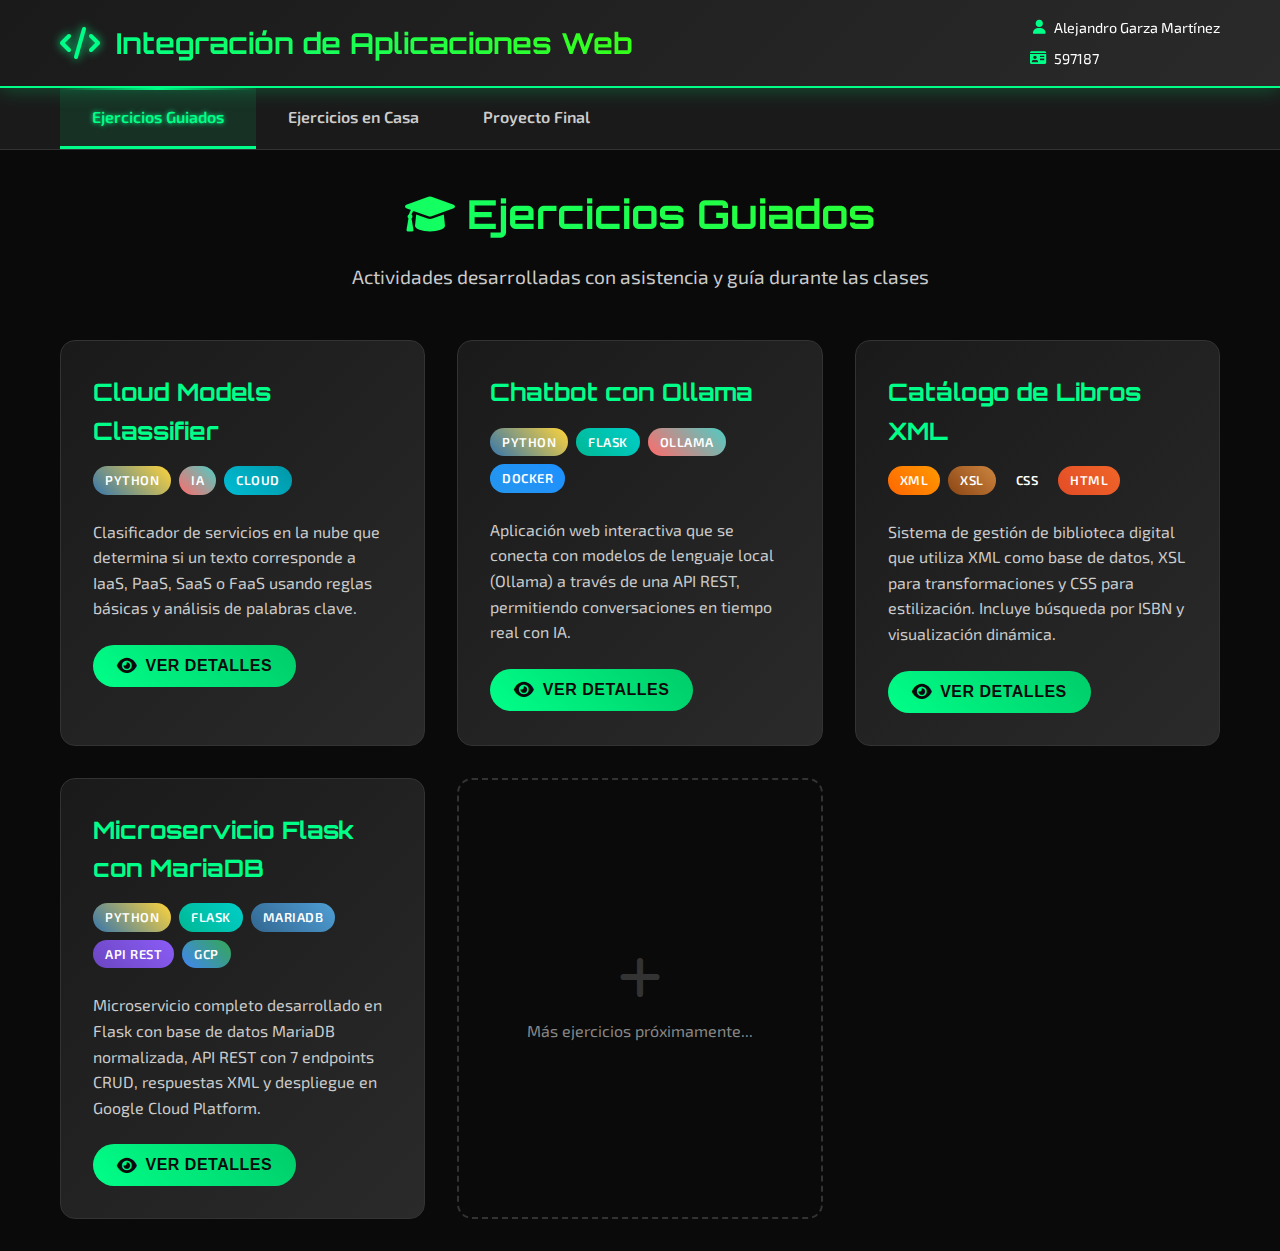
<file: index.html>
<!DOCTYPE html>
<html lang="es">
<head>
    <meta charset="UTF-8">
    <meta name="viewport" content="width=device-width, initial-scale=1.0">
    <title>Integración de Aplicaciones Web - Alejandro Garza Martínez</title>
    <link rel="stylesheet" href="styles.css">
    <link href="https://fonts.googleapis.com/css2?family=Orbitron:wght@400;700;900&family=Exo+2:wght@300;400;600;700&display=swap" rel="stylesheet">
    <link rel="stylesheet" href="https://cdnjs.cloudflare.com/ajax/libs/font-awesome/6.0.0/css/all.min.css">
</head>
<body>
    <!-- Header -->
    <header class="header">
        <div class="container">
            <div class="header-content">
                <div class="logo">
                    <i class="fas fa-code"></i>
                    <h1>Integración de Aplicaciones Web</h1>
                </div>
                <div class="student-info">
                    <div class="info-item">
                        <i class="fas fa-user"></i>
                        <span>Alejandro Garza Martínez</span>
                    </div>
                    <div class="info-item">
                        <i class="fas fa-id-card"></i>
                        <span>597187</span>
                    </div>
                </div>
            </div>
        </div>
    </header>

    <!-- Navigation -->
    <nav class="navigation">
        <div class="container">
            <ul class="nav-list">
                <li><a href="#ejercicios-guiados" class="nav-link active">Ejercicios Guiados</a></li>
                <li><a href="#ejercicios-casa" class="nav-link">Ejercicios en Casa</a></li>
                <li><a href="#proyecto-final" class="nav-link">Proyecto Final</a></li>
            </ul>
        </div>
    </nav>

    <!-- Main Content -->
    <main class="main-content">
        <!-- Ejercicios Guiados Section -->
        <section id="ejercicios-guiados" class="section active">
            <div class="container">
                <div class="section-header">
                    <h2><i class="fas fa-graduation-cap"></i> Ejercicios Guiados</h2>
                    <p>Actividades desarrolladas con asistencia y guía durante las clases</p>
                </div>
                <div class="projects-grid">
                    <!-- Cloud Models Classifier -->
                    <div class="project-card" data-project="cloud-models">
                        <div class="card-header">
                            <h3>Cloud Models Classifier</h3>
                            <div class="card-tags">
                                <span class="tag python">Python</span>
                                <span class="tag ai">IA</span>
                                <span class="tag cloud">Cloud</span>
                            </div>
                        </div>
                        <div class="card-content">
                            <p>Clasificador de servicios en la nube que determina si un texto corresponde a IaaS, PaaS, SaaS o FaaS usando reglas básicas y análisis de palabras clave.</p>
                        </div>
                        <div class="card-footer">
                            <button class="btn-primary" onclick="openProjectModal('cloud-models')">
                                <i class="fas fa-eye"></i> Ver Detalles
                            </button>
                        </div>
                    </div>

                    <!-- Chatbot con Ollama -->
                    <div class="project-card" data-project="chatbot">
                        <div class="card-header">
                            <h3>Chatbot con Ollama</h3>
                            <div class="card-tags">
                                <span class="tag python">Python</span>
                                <span class="tag web">Flask</span>
                                <span class="tag ai">Ollama</span>
                                <span class="tag docker">Docker</span>
                            </div>
                        </div>
                        <div class="card-content">
                            <p>Aplicación web interactiva que se conecta con modelos de lenguaje local (Ollama) a través de una API REST, permitiendo conversaciones en tiempo real con IA.</p>
                        </div>
                        <div class="card-footer">
                            <button class="btn-primary" onclick="openProjectModal('chatbot')">
                                <i class="fas fa-eye"></i> Ver Detalles
                            </button>
                        </div>
                    </div>

                    <!-- Ejercicio XML -->
                    <div class="project-card" data-project="xml-exercise">
                        <div class="card-header">
                            <h3>Catálogo de Libros XML</h3>
                            <div class="card-tags">
                                <span class="tag xml">XML</span>
                                <span class="tag xsl">XSL</span>
                                <span class="tag css">CSS</span>
                                <span class="tag html">HTML</span>
                            </div>
                        </div>
                        <div class="card-content">
                            <p>Sistema de gestión de biblioteca digital que utiliza XML como base de datos, XSL para transformaciones y CSS para estilización. Incluye búsqueda por ISBN y visualización dinámica.</p>
                        </div>
                        <div class="card-footer">
                            <button class="btn-primary" onclick="openProjectModal('xml-exercise')">
                                <i class="fas fa-eye"></i> Ver Detalles
                            </button>
                        </div>
                    </div>

                    <!-- Microservicios -->
                    <div class="project-card" data-project="microservices">
                        <div class="card-header">
                            <h3>Microservicio Flask con MariaDB</h3>
                            <div class="card-tags">
                                <span class="tag python">Python</span>
                                <span class="tag web">Flask</span>
                                <span class="tag database">MariaDB</span>
                                <span class="tag api">API REST</span>
                                <span class="tag gcp">GCP</span>
                            </div>
                        </div>
                        <div class="card-content">
                            <p>Microservicio completo desarrollado en Flask con base de datos MariaDB normalizada, API REST con 7 endpoints CRUD, respuestas XML y despliegue en Google Cloud Platform.</p>
                        </div>
                        <div class="card-footer">
                            <button class="btn-primary" onclick="openProjectModal('microservices')">
                                <i class="fas fa-eye"></i> Ver Detalles
                            </button>
                        </div>
                    </div>

                    <!-- Placeholder para futuros ejercicios -->
                    <div class="project-card placeholder">
                        <div class="placeholder-content">
                            <i class="fas fa-plus"></i>
                            <p>Más ejercicios próximamente...</p>
                        </div>
                    </div>
                </div>
            </div>
        </section>

        <!-- Ejercicios en Casa Section -->
        <section id="ejercicios-casa" class="section">
            <div class="container">
                <div class="section-header">
                    <h2><i class="fas fa-home"></i> Ejercicios en Casa</h2>
                    <p>Tareas y proyectos desarrollados de forma independiente</p>
                </div>
                <div class="projects-grid">
                    <!-- Tarea 1: Mapa Conceptual Comparativo -->
                    <div class="project-card tarea-special" data-project="tarea-1">
                        <div class="card-header">
                            <h3><i class="fas fa-project-diagram"></i> Mapa Conceptual Comparativo</h3>
                            <div class="card-tags">
                                <span class="tag analysis">Análisis</span>
                                <span class="tag cloud">Cloud Models</span>
                                <span class="tag comparison">Comparación</span>
                            </div>
                        </div>
                        <div class="card-content">
                            <div class="tarea-description">
                                <p><strong>Objetivo:</strong> Crear un mapa mental que contraste los modelos IaaS, PaaS, SaaS y FaaS con ejemplos reales de proveedores de nube.</p>
                                <p><strong>Herramientas:</strong> Miro o Lucidchart para diagramación</p>
                            </div>
                            <div class="document-preview">
                                <div class="pdf-container">
                                    <div class="pdf-icon">
                                        <i class="fas fa-file-pdf"></i>
                                    </div>
                                    <div class="pdf-info">
                                        <h4>Tarea_1.pdf</h4>
                                        <p>Mapa Conceptual Comparativo de Modelos Cloud</p>
                                        <button class="btn-download" onclick="openProjectModal('tarea-1')">
                                            <i class="fas fa-download"></i> Ver PDF Completo
                                        </button>
                                    </div>
                                </div>
                            </div>
                        </div>
                    </div>

                    <!-- Tarea 2: Miniensayo Cloud-native vs Cloud-enabled -->
                    <div class="project-card tarea-special" data-project="tarea-2">
                        <div class="card-header">
                            <h3><i class="fas fa-file-alt"></i> Miniensayo: Cloud-native vs Cloud-enabled</h3>
                            <div class="card-tags">
                                <span class="tag research">Investigación</span>
                                <span class="tag writing">Escritura</span>
                                <span class="tag analysis">Análisis</span>
                            </div>
                        </div>
                        <div class="card-content">
                            <div class="tarea-description">
                                <p><strong>Tema:</strong> "¿Cloud-native o Cloud-enabled? Análisis de una app real."</p>
                                <p><strong>Extensión:</strong> 600 palabras con referencias bibliográficas actuales (IEEE, ACM, blogs técnicos confiables)</p>
                            </div>
                            <div class="essay-preview">
                                <div class="essay-content">
                                    <h4>Resumen del Ensayo</h4>
                                    <div class="essay-excerpt">
                                        <p>Cuando una empresa decide mover una aplicación a la nube, aparece una duda muy común: ¿vale la pena hacerla cloud-native desde cero o simplemente adaptarla para que funcione en la nube, lo que se conoce como cloud-enabled?</p>
                                        <p>Una aplicación cloud-native es aquella que se diseña pensando en la nube desde el principio. No es un sistema que se toma y se "sube" como está, sino que nace con una arquitectura moderna: microservicios, contenedores como Docker, orquestadores como Kubernetes...</p>
                                    </div>
                                    <div class="essay-stats">
                                        <div class="stat-item">
                                            <i class="fas fa-file-word"></i>
                                            <span>600+ palabras</span>
                                        </div>
                                        <div class="stat-item">
                                            <i class="fas fa-book"></i>
                                            <span>5 referencias</span>
                                        </div>
                                        <div class="stat-item">
                                            <i class="fas fa-chart-line"></i>
                                            <span>Análisis profundo</span>
                                        </div>
                                    </div>
                                    <button class="btn-read-full" onclick="openProjectModal('tarea-2')">
                                        <i class="fas fa-book-open"></i> Leer Ensayo Completo
                                    </button>
                                </div>
                            </div>
                        </div>
                    </div>

                    <!-- Tarea 3: Arquitectura Cloud para Banca Móvil -->
                    <div class="project-card tarea-special" data-project="tarea-3">
                        <div class="card-header">
                            <h3><i class="fas fa-cloud"></i> Arquitectura Cloud para Banca Móvil</h3>
                            <div class="card-tags">
                                <span class="tag aws">AWS</span>
                                <span class="tag serverless">Serverless</span>
                                <span class="tag terraform">Terraform</span>
                                <span class="tag python">Python</span>
                                <span class="tag architecture">Arquitectura</span>
                            </div>
                        </div>
                        <div class="card-content">
                            <div class="tarea-description">
                                <p><strong>Prompt:</strong> "Simula el diseño de una arquitectura cloud para una aplicación de banca móvil usando una nube híbrida y funciones serverless. Muestra el código del backend básico y diagrama arquitectónico."</p>
                                <p><strong>Entregables:</strong> Código generado, screenshots y reflexión de 500 palabras sobre el uso de IA para crear arquitecturas</p>
                            </div>
                            <div class="architecture-preview">
                                <div class="architecture-content">
                                    <h4>Arquitectura Híbrida Implementada</h4>
                                    <div class="architecture-diagram">
                                        <div class="cloud-layer">
                                            <div class="layer-title">☁️ Nube Pública (AWS)</div>
                                            <div class="services-grid">
                                                <div class="service-item">
                                                    <i class="fas fa-server"></i>
                                                    <span>Lambda Functions</span>
                                                </div>
                                                <div class="service-item">
                                                    <i class="fas fa-database"></i>
                                                    <span>DynamoDB</span>
                                                </div>
                                                <div class="service-item">
                                                    <i class="fas fa-shield-alt"></i>
                                                    <span>Cognito</span>
                                                </div>
                                                <div class="service-item">
                                                    <i class="fas fa-gateway"></i>
                                                    <span>API Gateway</span>
                                                </div>
                                            </div>
                                        </div>
                                        <div class="cloud-layer">
                                            <div class="layer-title">🏢 Nube Privada</div>
                                            <div class="services-grid">
                                                <div class="service-item">
                                                    <i class="fas fa-database"></i>
                                                    <span>Aurora PostgreSQL</span>
                                                </div>
                                                <div class="service-item">
                                                    <i class="fas fa-network-wired"></i>
                                                    <span>VPC Privada</span>
                                                </div>
                                            </div>
                                        </div>
                                    </div>
                                    <div class="project-stats">
                                        <div class="stat-item">
                                            <i class="fas fa-code"></i>
                                            <span>5+ Funciones Lambda</span>
                                        </div>
                                        <div class="stat-item">
                                            <i class="fas fa-project-diagram"></i>
                                            <span>Diagramas Mermaid</span>
                                        </div>
                                        <div class="stat-item">
                                            <i class="fas fa-file-alt"></i>
                                            <span>Documentación Completa</span>
                                        </div>
                                        <div class="stat-item">
                                            <i class="fas fa-brain"></i>
                                            <span>Reflexión IA</span>
                                        </div>
                                    </div>
                                    <button class="btn-explore-architecture" onclick="openProjectModal('tarea-3')">
                                        <i class="fas fa-rocket"></i> Explorar Tarea Completa
                                    </button>
                                </div>
                            </div>
                        </div>
                    </div>

                    <!-- Placeholder para futuros ejercicios -->
                    <div class="project-card placeholder">
                        <div class="placeholder-content">
                            <i class="fas fa-plus"></i>
                            <p>Más ejercicios próximamente...</p>
                        </div>
                    </div>
                </div>
            </div>
        </section>

        <!-- Proyecto Final Section -->
        <section id="proyecto-final" class="section">
            <div class="container">
                <div class="section-header">
                    <h2><i class="fas fa-trophy"></i> Proyecto Final</h2>
                    <p>Proyecto integrador que demuestra las competencias adquiridas</p>
                </div>
                <div class="projects-grid">
                    <!-- Proyecto Final -->
                    <div class="project-card tarea-special" data-project="proyecto-final">
                        <div class="card-header">
                            <h3><i class="fas fa-file-alt"></i> Reporte Técnico Proyecto Integración</h3>
                            <div class="card-tags">
                                <span class="tag report">Reporte</span>
                                <span class="tag technical">Técnico</span>
                                <span class="tag integration">Integración</span>
                            </div>
                        </div>
                        <div class="card-content">
                            <div class="tarea-description">
                                <p><strong>Objetivo:</strong> Reporte técnico completo del proyecto integrador que demuestra las competencias adquiridas en el curso de Integración de Aplicaciones Web.</p>
                                <p><strong>Contenido:</strong> Documentación técnica detallada del proyecto desarrollado</p>
                            </div>
                            <div class="document-preview">
                                <div class="pdf-container">
                                    <div class="pdf-icon">
                                        <i class="fas fa-file-pdf"></i>
                                    </div>
                                    <div class="pdf-info">
                                        <h4>proyectof.pdf</h4>
                                        <p>Reporte técnico completo del proyecto integrador</p>
                                        <button class="btn-download" onclick="openProjectModal('proyecto-final')">
                                            <i class="fas fa-download"></i> Ver PDF Completo
                                        </button>
                                    </div>
                                </div>
                            </div>
                        </div>
                    </div>
                </div>
            </div>
        </section>
    </main>

    <!-- Modal -->
    <div id="project-modal" class="modal">
        <div class="modal-content">
            <div class="modal-header">
                <h2 id="modal-title"></h2>
                <button class="close-btn" onclick="closeModal()">
                    <i class="fas fa-times"></i>
                </button>
            </div>
            <div class="modal-body">
                <div class="modal-tabs">
                    <button class="tab-btn active" data-tab="overview">Descripción</button>
                    <button class="tab-btn" data-tab="images">Imágenes</button>
                    <button class="tab-btn" data-tab="code">Código</button>
                </div>
                
                <div class="tab-content active" id="overview">
                    <div class="overview-content">
                        <div class="info-section">
                            <h3>Objetivos</h3>
                            <p id="objectives"></p>
                        </div>
                        <div class="info-section">
                            <h3>Herramientas</h3>
                            <p id="tools"></p>
                        </div>
                        <div class="info-section">
                            <h3>Aprendizajes</h3>
                            <p id="learnings"></p>
                        </div>
                        <div class="info-section">
                            <h3>Conclusión y Reflexión</h3>
                            <p id="reflection"></p>
                        </div>
                    </div>
                </div>
                
                <div class="tab-content" id="images">
                    <div class="images-gallery">
                        <div id="images-container"></div>
                    </div>
                </div>
                
                <div class="tab-content" id="code">
                    <div class="code-container">
                        <div class="code-header">
                            <h3>Archivos de Código</h3>
                        </div>
                        <div class="code-files">
                            <div id="code-container"></div>
                        </div>
                    </div>
                </div>
            </div>
        </div>
    </div>

    <script src="script.js"></script>
</body>
</html>
</file>
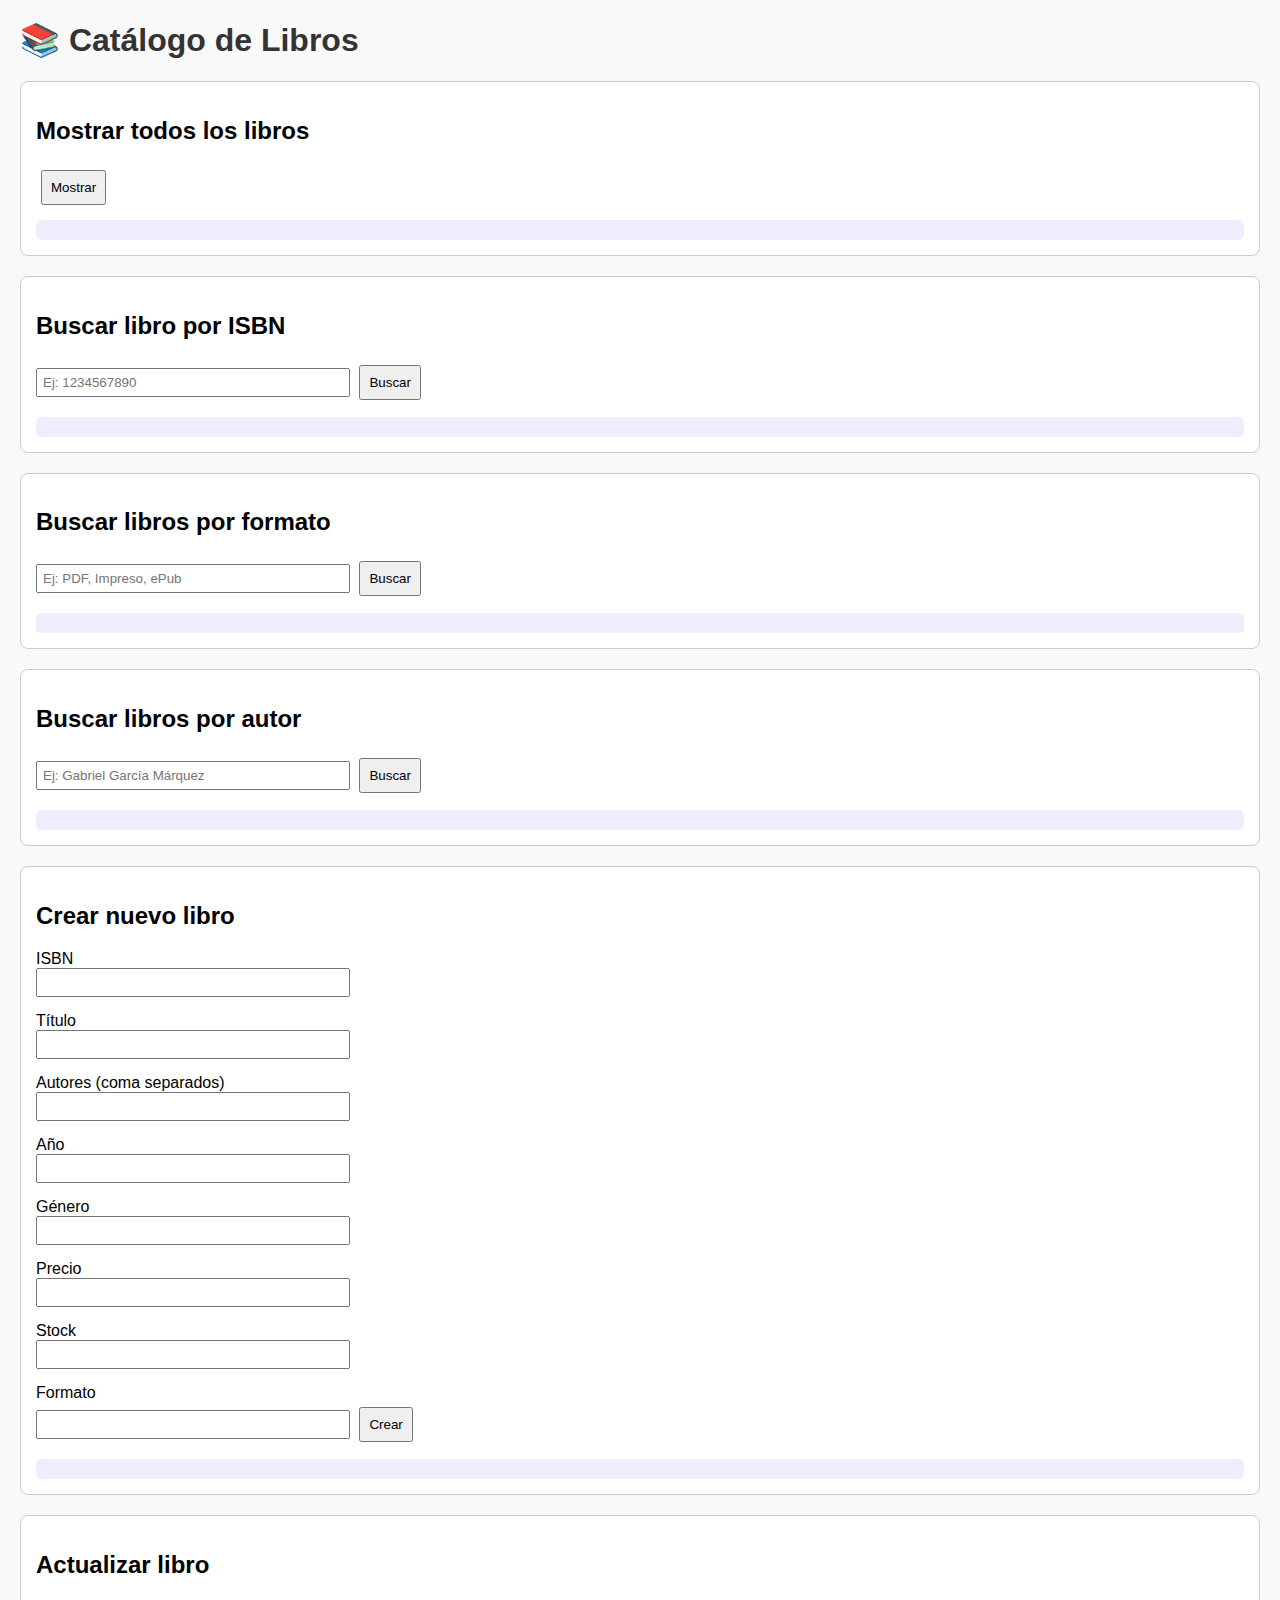
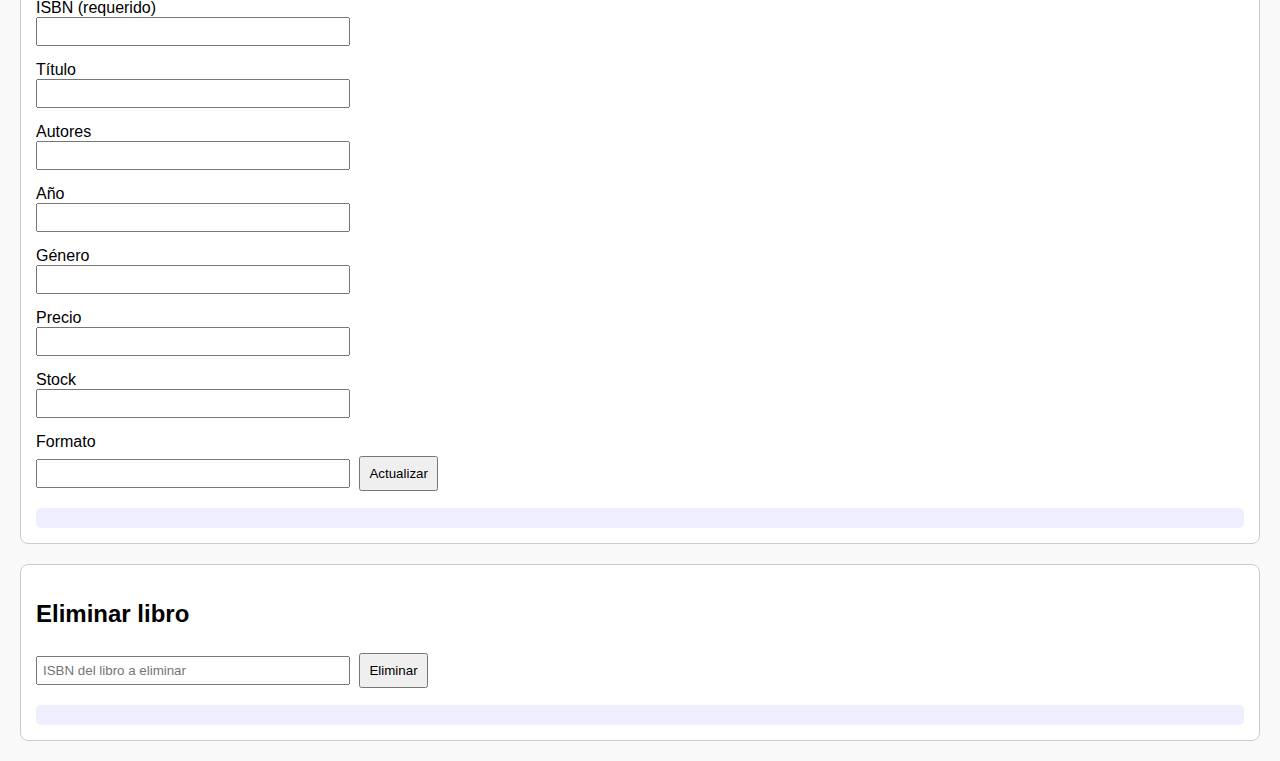
<file: Ejercicios Guiados/4. Microservicios/code/templates/index.html>
<!DOCTYPE html>
<html lang="es">
<head>
  <meta charset="UTF-8">
  <title>Catálogo de Libros</title>
  <style>
    body { font-family: Arial, sans-serif; margin: 20px; background: #f9f9f9; }
    h1 { color: #333; }
    .section { margin-bottom: 20px; padding: 15px; border: 1px solid #ccc; background: #fff; border-radius: 8px; }
    label { display: block; margin-top: 5px; }
    input { margin-bottom: 10px; padding: 5px; width: 300px; }
    button { margin: 5px; padding: 8px; cursor: pointer; }
    .result { margin-top: 10px; background: #eef; padding: 10px; border-radius: 5px; }
    ul { list-style: none; padding-left: 0; }
    li { margin-bottom: 8px; padding: 6px; background: #fdfdfd; border: 1px solid #ddd; border-radius: 5px; }
    strong { color: #2c3e50; }
  </style>
</head>
<body>
  <h1>📚 Catálogo de Libros</h1>

  <!-- 1. Mostrar todos -->
  <div class="section">
    <h2>Mostrar todos los libros</h2>
    <button onclick="getAllBooks()">Mostrar</button>
    <div id="resultAll" class="result"></div>
  </div>

  <!-- 2. Buscar ISBN -->
  <div class="section">
    <h2>Buscar libro por ISBN</h2>
    <input type="text" id="isbnSearch" placeholder="Ej: 1234567890">
    <button onclick="getBookByIsbn()">Buscar</button>
    <div id="resultIsbn" class="result"></div>
  </div>

  <!-- 3. Buscar por formato -->
  <div class="section">
    <h2>Buscar libros por formato</h2>
    <input type="text" id="formatSearch" placeholder="Ej: PDF, Impreso, ePub">
    <button onclick="getBooksByFormat()">Buscar</button>
    <div id="resultFormat" class="result"></div>
  </div>

  <!-- 4. Buscar por autor -->
  <div class="section">
    <h2>Buscar libros por autor</h2>
    <input type="text" id="authorSearch" placeholder="Ej: Gabriel García Márquez">
    <button onclick="getBooksByAuthor()">Buscar</button>
    <div id="resultAuthor" class="result"></div>
  </div>

  <!-- 5. Crear libro -->
  <div class="section">
    <h2>Crear nuevo libro</h2>
    <label>ISBN</label><input id="createIsbn">
    <label>Título</label><input id="createTitle">
    <label>Autores (coma separados)</label><input id="createAuthors">
    <label>Año</label><input id="createYear">
    <label>Género</label><input id="createGenre">
    <label>Precio</label><input id="createPrice">
    <label>Stock</label><input id="createStock">
    <label>Formato</label><input id="createFormat">
    <button onclick="createBook()">Crear</button>
    <div id="resultCreate" class="result"></div>
  </div>

  <!-- 6. Actualizar libro -->
  <div class="section">
    <h2>Actualizar libro</h2>
    <label>ISBN (requerido)</label><input id="updateIsbn">
    <label>Título</label><input id="updateTitle">
    <label>Autores</label><input id="updateAuthors">
    <label>Año</label><input id="updateYear">
    <label>Género</label><input id="updateGenre">
    <label>Precio</label><input id="updatePrice">
    <label>Stock</label><input id="updateStock">
    <label>Formato</label><input id="updateFormat">
    <button onclick="updateBook()">Actualizar</button>
    <div id="resultUpdate" class="result"></div>
  </div>

  <!-- 7. Eliminar libro -->
  <div class="section">
    <h2>Eliminar libro</h2>
    <input type="text" id="deleteIsbn" placeholder="ISBN del libro a eliminar">
    <button onclick="deleteBook()">Eliminar</button>
    <div id="resultDelete" class="result"></div>
  </div>

  <script>
    function renderBooks(xmlText) {
      const parser = new DOMParser();
      const xml = parser.parseFromString(xmlText, "application/xml");
      const books = xml.getElementsByTagName("book");

      if (books.length === 0) {
        return "<p>No se encontraron libros.</p>";
      }

      let html = "<ul>";
      for (let book of books) {
        const title = book.getElementsByTagName("title")[0]?.textContent || "";
        const author = book.getElementsByTagName("author")[0]?.textContent || "";
        const year = book.getElementsByTagName("year")[0]?.textContent || "";
        const genre = book.getElementsByTagName("genre")[0]?.textContent || "";
        const price = book.getElementsByTagName("price")[0]?.textContent || "";
        const stock = book.getElementsByTagName("stock")[0]?.textContent || "";
        const format = book.getElementsByTagName("format")[0]?.textContent || "";
        const isbn = book.getAttribute("isbn");

        html += `<li>
          <strong>${title}</strong> — ${author}  
          <br><em>Año:</em> ${year}, <em>Género:</em> ${genre}, <em>Precio:</em> $${price}, <em>Stock:</em> ${stock}, <em>Formato:</em> ${format}, <em>ISBN:</em> ${isbn}
        </li>`;
      }
      html += "</ul>";
      return html;
    }

    async function getAllBooks() {
      const res = await fetch('/api/books');
      document.getElementById('resultAll').innerHTML = renderBooks(await res.text());
    }

    async function getBookByIsbn() {
      const isbn = document.getElementById('isbnSearch').value;
      const res = await fetch(`/api/books/${isbn}`);
      document.getElementById('resultIsbn').innerHTML = renderBooks(await res.text());
    }

    async function getBooksByFormat() {
      const format = document.getElementById('formatSearch').value;
      const res = await fetch(`/api/books/format?format=${format}`);
      document.getElementById('resultFormat').innerHTML = renderBooks(await res.text());
    }

    async function getBooksByAuthor() {
      const author = document.getElementById('authorSearch').value;
      const res = await fetch(`/api/books/author?author=${author}`);
      document.getElementById('resultAuthor').innerHTML = renderBooks(await res.text());
    }

    async function createBook() {
      const data = {
        isbn: document.getElementById('createIsbn').value,
        title: document.getElementById('createTitle').value,
        authors: document.getElementById('createAuthors').value,
        year: document.getElementById('createYear').value,
        genre: document.getElementById('createGenre').value,
        price: document.getElementById('createPrice').value,
        stock: document.getElementById('createStock').value,
        format: document.getElementById('createFormat').value
      };
      const res = await fetch('/api/books/create', {
        method: 'POST',
        headers: {'Content-Type': 'application/json'},
        body: JSON.stringify(data)
      });
      document.getElementById('resultCreate').innerHTML = await res.text();
    }

    async function updateBook() {
      const data = {
        isbn: document.getElementById('updateIsbn').value,
        title: document.getElementById('updateTitle').value,
        authors: document.getElementById('updateAuthors').value,
        year: document.getElementById('updateYear').value,
        genre: document.getElementById('updateGenre').value,
        price: document.getElementById('updatePrice').value,
        stock: document.getElementById('updateStock').value,
        format: document.getElementById('updateFormat').value
      };
      const res = await fetch('/api/books/update', {
        method: 'PUT',
        headers: {'Content-Type': 'application/json'},
        body: JSON.stringify(data)
      });
      document.getElementById('resultUpdate').innerHTML = await res.text();
    }

    async function deleteBook() {
      const data = { isbn: document.getElementById('deleteIsbn').value };
      const res = await fetch('/api/books/delete', {
        method: 'DELETE',
        headers: {'Content-Type': 'application/json'},
        body: JSON.stringify(data)
      });
      document.getElementById('resultDelete').innerHTML = await res.text();
    }
  </script>
</body>
</html>
</file>
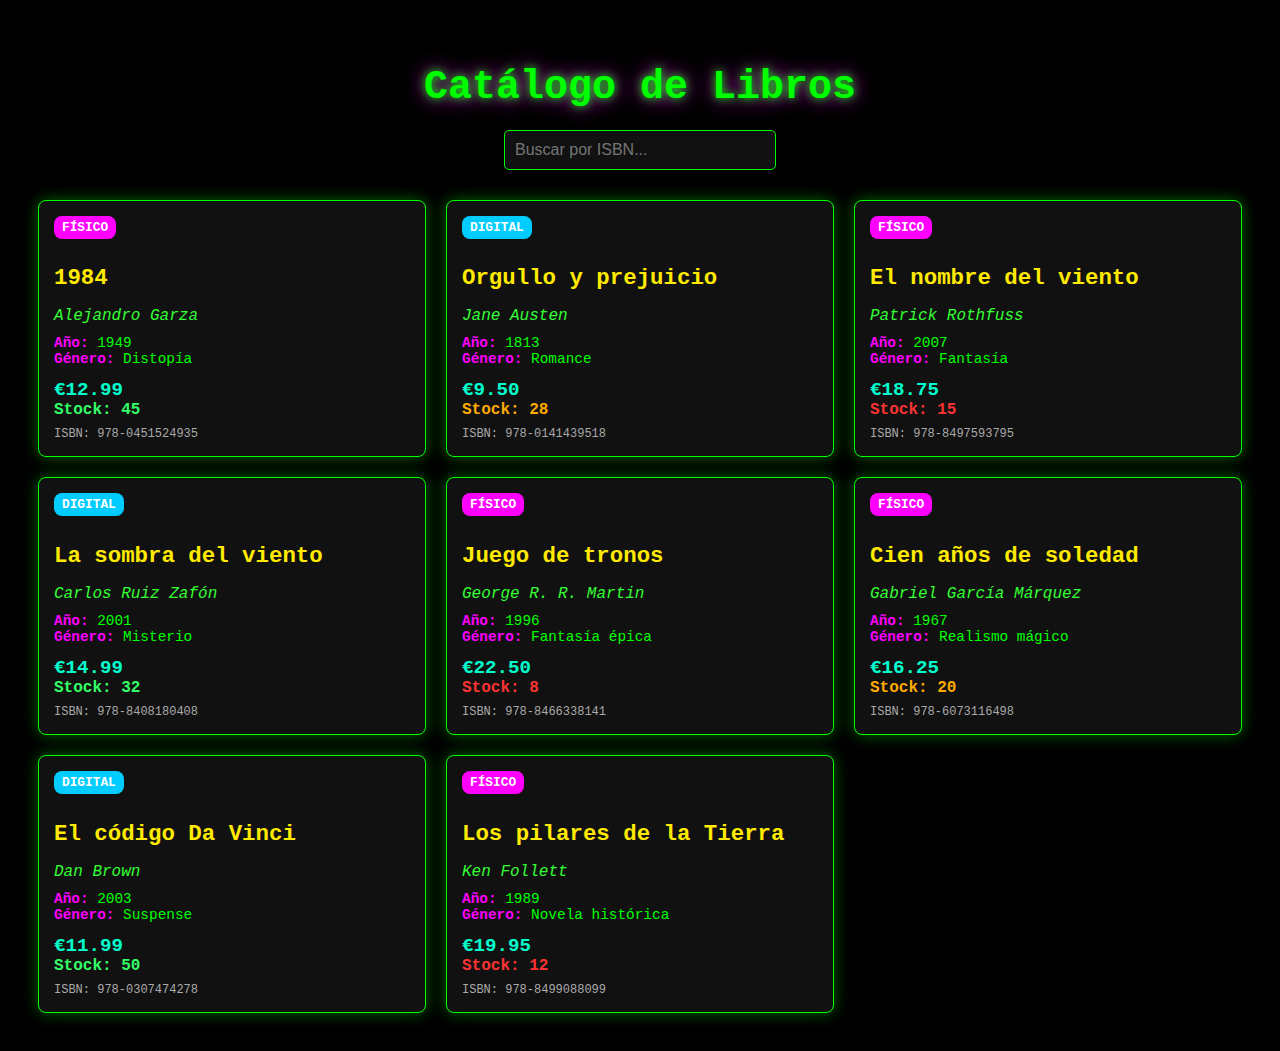
<file: Ejercicios Guiados/3. Ejercicio XML/code/catalogo_libros.html>
<!DOCTYPE html>
<html lang="es">
<head>
  <meta charset="UTF-8">
  <meta name="viewport" content="width=device-width, initial-scale=1.0">
  <title>Catálogo de Libros</title>
  <style>
    body {
      font-family: "Courier New", monospace;
      background: #000;
      color: #00ff00;
      padding: 30px;
    }

    .catalog-title {
      text-align: center;
      font-size: 2.5rem;
      margin-bottom: 20px;
      color: #00ff00;
      text-shadow: 0 0 10px #00ff00, 0 0 20px #ff00ff;
    }

    .search-bar {
      text-align: center;
      margin-bottom: 30px;
    }

    .search-bar input {
      padding: 10px;
      font-size: 1rem;
      border: 1px solid #00ff00;
      border-radius: 5px;
      width: 250px;
      background: #111;
      color: #00ff00;
    }

    .books-grid {
      display: grid;
      grid-template-columns: repeat(auto-fit, minmax(300px, 1fr));
      gap: 20px;
    }

    .book-card {
      background: #111;
      border: 1px solid #00ff00;
      border-radius: 8px;
      padding: 15px;
      box-shadow: 0 0 15px rgba(0,255,0,0.4);
    }

    .book-title {
      font-size: 1.4rem;
      font-weight: bold;
      color: #ffea00;
      margin-bottom: 8px;
    }

    .book-author {
      font-style: italic;
      color: #33ff33;
      margin-bottom: 10px;
    }

    .book-details {
      font-size: 0.9rem;
      margin-bottom: 12px;
    }

    .book-detail-label {
      font-weight: bold;
      color: #ff00ff;
    }

    .price {
      font-size: 1.2rem;
      font-weight: bold;
      color: #00ffcc;
    }

    .stock.low { color: #ff3333; font-weight: bold; }
    .stock.medium { color: #ffaa00; font-weight: bold; }
    .stock.high { color: #33ff66; font-weight: bold; }

    .format-badge {
      display: inline-block;
      margin-bottom: 8px;
      padding: 4px 8px;
      border-radius: 8px;
      font-size: 0.8rem;
      font-weight: bold;
      text-transform: uppercase;
      color: #fff;
    }

    .format-fisico { background: #ff00ff; }
    .format-digital { background: #00ccff; }

    .isbn {
      font-size: 0.75rem;
      margin-top: 8px;
      color: #aaa;
    }
  </style>
</head>
<body>
  <div class="catalog">
    <h1 class="catalog-title">Catálogo de Libros</h1>

    <!-- Barra de búsqueda -->
    <div class="search-bar">
      <input type="text" id="isbnInput" placeholder="Buscar por ISBN..." oninput="filterByISBN()">
    </div>

    <div class="books-grid" id="booksGrid">
      <!-- Libros se cargan desde XML -->
    </div>
  </div>

  <script>
    let allBooks = [];

    async function loadBooks() {
      try {
        const response = await fetch('catalogo_libros.xml');
        const xmlText = await response.text();
        const parser = new DOMParser();
        const xmlDoc = parser.parseFromString(xmlText, 'text/xml');
        const books = Array.from(xmlDoc.getElementsByTagName('book'));
        allBooks = books;
        renderBooks(allBooks);
      } catch (err) {
        console.error('Error al cargar XML:', err);
        document.getElementById('booksGrid').innerHTML =
          '<p style="color: #ff3333; text-align: center;">Error al cargar catálogo</p>';
      }
    }

    function renderBooks(books) {
      const booksGrid = document.getElementById('booksGrid');
      booksGrid.innerHTML = "";
      if (books.length === 0) {
        booksGrid.innerHTML = '<p style="color: #ff3333; text-align: center;">No se encontraron libros</p>';
        return;
      }
      books.forEach(book => {
        const card = createBookCard(book);
        booksGrid.appendChild(card);
      });
    }

    function createBookCard(book) {
      const card = document.createElement('div');
      card.className = 'book-card';

      const title = book.getElementsByTagName('title')[0].textContent;
      const author = book.getElementsByTagName('author')[0].textContent;
      const year = book.getElementsByTagName('year')[0].textContent;
      const genre = book.getElementsByTagName('genre')[0].textContent;
      const price = book.getElementsByTagName('price')[0].textContent;
      const stock = parseInt(book.getElementsByTagName('stock')[0].textContent);
      const format = book.getElementsByTagName('format')[0].textContent;
      const isbn = book.getAttribute('isbn');

      let stockClass = 'high';
      if (stock <= 15) stockClass = 'low';
      else if (stock <= 30) stockClass = 'medium';

      let formatClass = format === 'Físico' ? 'format-fisico' : 'format-digital';

      card.innerHTML = `
        <div class="format-badge ${formatClass}">${format}</div>
        <h2 class="book-title">${title}</h2>
        <p class="book-author">${author}</p>
        <div class="book-details">
          <span class="book-detail-label">Año:</span> ${year} <br>
          <span class="book-detail-label">Género:</span> ${genre}
        </div>
        <div class="price">€${price}</div>
        <div class="stock ${stockClass}">Stock: ${stock}</div>
        <div class="isbn">ISBN: ${isbn}</div>
      `;
      return card;
    }

    function filterByISBN() {
      const query = document.getElementById('isbnInput').value.trim();
      if (!query) {
        renderBooks(allBooks);
        return;
      }
      const filtered = allBooks.filter(book => {
        const isbn = book.getAttribute('isbn');
        return isbn.includes(query);
      });
      renderBooks(filtered);
    }

    document.addEventListener('DOMContentLoaded', loadBooks);
  </script>
</body>
</html>
</file>
<file: styles.css>
/* Reset and Base Styles */
* {
    margin: 0;
    padding: 0;
    box-sizing: border-box;
}

:root {
    --primary-green: #00ff88;
    --secondary-green: #00cc6a;
    --dark-green: #004d2a;
    --neon-green: #39ff14;
    --background-dark: #0a0a0a;
    --surface-dark: #1a1a1a;
    --surface-light: #2a2a2a;
    --text-primary: #ffffff;
    --text-secondary: #cccccc;
    --text-muted: #888888;
    --border-color: #333333;
    --shadow-neon: 0 0 20px rgba(0, 255, 136, 0.3);
    --shadow-card: 0 8px 32px rgba(0, 0, 0, 0.3);
}

body {
    font-family: 'Exo 2', sans-serif;
    background: var(--background-dark);
    color: var(--text-primary);
    line-height: 1.6;
    overflow-x: hidden;
}

.container {
    max-width: 1200px;
    margin: 0 auto;
    padding: 0 20px;
}

/* Header Styles */
.header {
    background: linear-gradient(135deg, var(--surface-dark) 0%, var(--surface-light) 100%);
    border-bottom: 2px solid var(--primary-green);
    box-shadow: var(--shadow-neon);
    position: sticky;
    top: 0;
    z-index: 1000;
    backdrop-filter: blur(10px);
}

.header-content {
    display: flex;
    justify-content: space-between;
    align-items: center;
    padding: 1rem 0;
}

.logo {
    display: flex;
    align-items: center;
    gap: 1rem;
}

.logo i {
    font-size: 2rem;
    color: var(--primary-green);
    text-shadow: 0 0 10px var(--primary-green);
}

.logo h1 {
    font-family: 'Orbitron', monospace;
    font-size: 1.8rem;
    font-weight: 700;
    background: linear-gradient(45deg, var(--primary-green), var(--neon-green));
    -webkit-background-clip: text;
    -webkit-text-fill-color: transparent;
    background-clip: text;
}

.student-info {
    display: flex;
    flex-direction: column;
    gap: 0.5rem;
    text-align: right;
}

.info-item {
    display: flex;
    align-items: center;
    gap: 0.5rem;
    font-size: 0.9rem;
}

.info-item i {
    color: var(--primary-green);
    width: 16px;
}

/* Navigation Styles */
.navigation {
    background: var(--surface-dark);
    border-bottom: 1px solid var(--border-color);
}

.nav-list {
    display: flex;
    list-style: none;
    gap: 0;
}

.nav-link {
    display: block;
    padding: 1rem 2rem;
    color: var(--text-secondary);
    text-decoration: none;
    font-weight: 600;
    transition: all 0.3s ease;
    border-bottom: 3px solid transparent;
    position: relative;
}

.nav-link:hover,
.nav-link.active {
    color: var(--primary-green);
    background: rgba(0, 255, 136, 0.1);
    border-bottom-color: var(--primary-green);
    text-shadow: 0 0 5px var(--primary-green);
}

.nav-link::before {
    content: '';
    position: absolute;
    top: 0;
    left: 0;
    right: 0;
    height: 2px;
    background: linear-gradient(90deg, transparent, var(--primary-green), transparent);
    opacity: 0;
    transition: opacity 0.3s ease;
}

.nav-link:hover::before,
.nav-link.active::before {
    opacity: 1;
}

/* Main Content */
.main-content {
    min-height: calc(100vh - 140px);
    padding: 2rem 0;
}

.section {
    display: none;
    animation: fadeIn 0.5s ease-in;
}

.section.active {
    display: block;
}

@keyframes fadeIn {
    from { opacity: 0; transform: translateY(20px); }
    to { opacity: 1; transform: translateY(0); }
}

.section-header {
    text-align: center;
    margin-bottom: 3rem;
}

.section-header h2 {
    font-family: 'Orbitron', monospace;
    font-size: 2.5rem;
    font-weight: 700;
    margin-bottom: 1rem;
    background: linear-gradient(45deg, var(--primary-green), var(--neon-green));
    -webkit-background-clip: text;
    -webkit-text-fill-color: transparent;
    background-clip: text;
}

.section-header p {
    font-size: 1.2rem;
    color: var(--text-secondary);
    max-width: 600px;
    margin: 0 auto;
}

/* Projects Grid */
.projects-grid {
    display: grid;
    grid-template-columns: repeat(auto-fit, minmax(350px, 1fr));
    gap: 2rem;
    margin-top: 2rem;
}

/* Project Cards */
.project-card {
    background: linear-gradient(135deg, var(--surface-dark) 0%, var(--surface-light) 100%);
    border: 1px solid var(--border-color);
    border-radius: 15px;
    padding: 2rem;
    transition: all 0.3s ease;
    position: relative;
    overflow: hidden;
}

.project-card::before {
    content: '';
    position: absolute;
    top: 0;
    left: -100%;
    width: 100%;
    height: 100%;
    background: linear-gradient(90deg, transparent, rgba(0, 255, 136, 0.1), transparent);
    transition: left 0.5s ease;
}

.project-card:hover::before {
    left: 100%;
}

.project-card:hover {
    transform: translateY(-5px);
    box-shadow: var(--shadow-card);
    border-color: var(--primary-green);
}

.card-header {
    margin-bottom: 1.5rem;
}

.card-header h3 {
    font-family: 'Orbitron', monospace;
    font-size: 1.5rem;
    font-weight: 700;
    color: var(--primary-green);
    margin-bottom: 1rem;
}

.card-tags {
    display: flex;
    gap: 0.5rem;
    flex-wrap: wrap;
}

.tag {
    padding: 0.25rem 0.75rem;
    border-radius: 20px;
    font-size: 0.8rem;
    font-weight: 600;
    text-transform: uppercase;
    letter-spacing: 0.5px;
}

.tag.python {
    background: linear-gradient(45deg, #3776ab, #ffd43b);
    color: white;
}

.tag.ai {
    background: linear-gradient(45deg, #ff6b6b, #4ecdc4);
    color: white;
}

.tag.cloud {
    background: linear-gradient(45deg, #74b9ff, #0984e3);
    color: white;
}

.tag.web {
    background: linear-gradient(45deg, #00b894, #00cec9);
    color: white;
}

.tag.docker {
    background: linear-gradient(45deg, #2496ed, #1e90ff);
    color: white;
}

.tag.xml {
    background: linear-gradient(45deg, #ff6600, #ff9900);
    color: white;
}

.tag.xsl {
    background: linear-gradient(45deg, #8b4513, #cd853f);
    color: white;
}

.tag.html {
    background: linear-gradient(45deg, #e34c26, #f06529);
    color: white;
}

.tag.database {
    background: linear-gradient(45deg, #336791, #4e9ed4);
    color: white;
}

.tag.api {
    background: linear-gradient(45deg, #6b46c1, #8b5cf6);
    color: white;
}

.tag.gcp {
    background: linear-gradient(45deg, #4285f4, #34a853);
    color: white;
}

.tag.analysis {
    background: linear-gradient(45deg, #9c27b0, #e91e63);
    color: white;
}

.tag.cloud {
    background: linear-gradient(45deg, #00bcd4, #0097a7);
    color: white;
}

.tag.comparison {
    background: linear-gradient(45deg, #ff9800, #f57c00);
    color: white;
}

.tag.research {
    background: linear-gradient(45deg, #4caf50, #2e7d32);
    color: white;
}

.tag.writing {
    background: linear-gradient(45deg, #2196f3, #1565c0);
    color: white;
}

.tag.aws {
    background: linear-gradient(45deg, #ff9900, #ff6600);
    color: white;
}

.tag.serverless {
    background: linear-gradient(45deg, #00d4aa, #00a085);
    color: white;
}

.tag.terraform {
    background: linear-gradient(45deg, #623ce4, #7c3aed);
    color: white;
}

.tag.architecture {
    background: linear-gradient(45deg, #6366f1, #4f46e5);
    color: white;
}

.card-content p {
    color: var(--text-secondary);
    margin-bottom: 1.5rem;
    line-height: 1.6;
}

.card-footer {
    margin-top: auto;
}

.btn-primary {
    background: linear-gradient(45deg, var(--primary-green), var(--secondary-green));
    color: var(--background-dark);
    border: none;
    padding: 0.75rem 1.5rem;
    border-radius: 25px;
    font-weight: 600;
    font-size: 1rem;
    cursor: pointer;
    transition: all 0.3s ease;
    display: inline-flex;
    align-items: center;
    gap: 0.5rem;
    text-transform: uppercase;
    letter-spacing: 0.5px;
}

.btn-primary:hover {
    transform: translateY(-2px);
    box-shadow: var(--shadow-neon);
}

.btn-primary i {
    font-size: 1.1rem;
}

/* Placeholder Cards */
.project-card.placeholder {
    border: 2px dashed var(--border-color);
    background: transparent;
    display: flex;
    align-items: center;
    justify-content: center;
    min-height: 200px;
    color: var(--text-muted);
}

.placeholder-content {
    text-align: center;
}

.placeholder-content i {
    font-size: 3rem;
    margin-bottom: 1rem;
    color: var(--border-color);
}

/* Modal Styles */
.modal {
    display: none;
    position: fixed;
    z-index: 2000;
    left: 0;
    top: 0;
    width: 100%;
    height: 100%;
    background: rgba(0, 0, 0, 0.8);
    backdrop-filter: blur(5px);
}

.modal.active {
    display: flex;
    align-items: center;
    justify-content: center;
}

.modal-content {
    background: var(--surface-dark);
    border: 2px solid var(--primary-green);
    border-radius: 15px;
    width: 90%;
    max-width: 1000px;
    max-height: 90vh;
    overflow: hidden;
    box-shadow: var(--shadow-neon);
    animation: modalSlideIn 0.3s ease;
}

@keyframes modalSlideIn {
    from { opacity: 0; transform: scale(0.8); }
    to { opacity: 1; transform: scale(1); }
}

.modal-header {
    display: flex;
    justify-content: space-between;
    align-items: center;
    padding: 1.5rem 2rem;
    border-bottom: 1px solid var(--border-color);
    background: var(--surface-light);
}

.modal-header h2 {
    font-family: 'Orbitron', monospace;
    font-size: 1.8rem;
    color: var(--primary-green);
}

.close-btn {
    background: none;
    border: none;
    color: var(--text-secondary);
    font-size: 1.5rem;
    cursor: pointer;
    transition: color 0.3s ease;
    padding: 0.5rem;
    border-radius: 50%;
}

.close-btn:hover {
    color: var(--primary-green);
    background: rgba(0, 255, 136, 0.1);
}

.modal-body {
    padding: 0;
}

/* Modal Tabs */
.modal-tabs {
    display: flex;
    background: var(--surface-light);
    border-bottom: 1px solid var(--border-color);
}

.tab-btn {
    flex: 1;
    background: none;
    border: none;
    color: var(--text-secondary);
    padding: 1rem 2rem;
    font-weight: 600;
    cursor: pointer;
    transition: all 0.3s ease;
    position: relative;
}

.tab-btn:hover,
.tab-btn.active {
    color: var(--primary-green);
    background: rgba(0, 255, 136, 0.1);
}

.tab-btn.active::after {
    content: '';
    position: absolute;
    bottom: 0;
    left: 0;
    right: 0;
    height: 3px;
    background: var(--primary-green);
}

/* Tab Content */
.tab-content {
    display: none;
    padding: 2rem;
    max-height: 60vh;
    overflow-y: auto;
}

.tab-content.active {
    display: block;
}

/* Overview Content */
.overview-content {
    display: grid;
    gap: 2rem;
}

.info-section h3 {
    font-family: 'Orbitron', monospace;
    color: var(--primary-green);
    margin-bottom: 1rem;
    font-size: 1.3rem;
}

.info-section p {
    color: var(--text-secondary);
    line-height: 1.6;
}

.info-section ul {
    color: var(--text-secondary);
    line-height: 1.6;
    margin-left: 1.5rem;
}

.info-section li {
    margin-bottom: 0.5rem;
}

/* Images Gallery */
.images-gallery {
    display: grid;
    grid-template-columns: repeat(auto-fit, minmax(250px, 1fr));
    gap: 1rem;
}

.image-item {
    border-radius: 10px;
    overflow: hidden;
    border: 2px solid var(--border-color);
    transition: all 0.3s ease;
}

.image-item:hover {
    border-color: var(--primary-green);
    transform: scale(1.02);
}

.image-item img {
    width: 100%;
    height: 200px;
    object-fit: cover;
    display: block;
}

/* Code Container */
.code-container {
    display: grid;
    gap: 1rem;
}

.code-header h3 {
    font-family: 'Orbitron', monospace;
    color: var(--primary-green);
    margin-bottom: 1rem;
    font-size: 1.3rem;
}

.code-files {
    display: grid;
    gap: 1rem;
}

.code-file {
    border: 1px solid var(--border-color);
    border-radius: 10px;
    overflow: hidden;
}

.code-file-header {
    background: var(--surface-light);
    padding: 1rem;
    border-bottom: 1px solid var(--border-color);
    display: flex;
    align-items: center;
    gap: 0.5rem;
}

.code-file-header i {
    color: var(--primary-green);
}

.code-file-header h4 {
    color: var(--text-primary);
    font-weight: 600;
}

.code-content {
    background: #1e1e1e;
    padding: 1rem;
    overflow-x: auto;
    font-family: 'Courier New', monospace;
    font-size: 0.9rem;
    line-height: 1.4;
}

.code-content pre {
    margin: 0;
    color: #d4d4d4;
}

/* Responsive Design */
@media (max-width: 768px) {
    .header-content {
        flex-direction: column;
        gap: 1rem;
        text-align: center;
    }

    .student-info {
        text-align: center;
    }

    .nav-list {
        flex-direction: column;
    }

    .nav-link {
        padding: 0.75rem 1rem;
        text-align: center;
    }

    .section-header h2 {
        font-size: 2rem;
    }

    .projects-grid {
        grid-template-columns: 1fr;
        gap: 1rem;
    }

    .modal-content {
        width: 95%;
        margin: 1rem;
    }

    .modal-header {
        padding: 1rem;
    }

    .modal-header h2 {
        font-size: 1.5rem;
    }

    .tab-content {
        padding: 1rem;
    }

    .images-gallery {
        grid-template-columns: 1fr;
    }
    
    /* Responsive styles for special tareas */
    .pdf-container {
        flex-direction: column;
        text-align: center;
        gap: 1rem;
    }
    
    .pdf-icon {
        font-size: 2rem;
    }
    
    .essay-stats {
        flex-direction: column;
        gap: 1rem;
    }
    
    .stat-item {
        flex-direction: row;
        justify-content: center;
    }
    
    /* Responsive styles for architecture */
    .services-grid {
        grid-template-columns: repeat(2, 1fr);
    }
    
    .project-stats {
        grid-template-columns: repeat(2, 1fr);
    }
}

@media (max-width: 480px) {
    .container {
        padding: 0 15px;
    }

    .logo h1 {
        font-size: 1.5rem;
    }

    .section-header h2 {
        font-size: 1.8rem;
    }

    .project-card {
        padding: 1.5rem;
    }
}

/* Special Tarea Styles */
.project-card.tarea-special {
    background: linear-gradient(135deg, var(--surface-dark) 0%, var(--surface-light) 100%);
    border: 2px solid var(--primary-green);
    box-shadow: 0 0 20px rgba(0, 255, 136, 0.2);
}

.project-card.tarea-special:hover {
    transform: translateY(-8px);
    box-shadow: 0 0 30px rgba(0, 255, 136, 0.4);
}

.tarea-description {
    margin-bottom: 1.5rem;
    padding: 1rem;
    background: rgba(0, 255, 136, 0.05);
    border-radius: 10px;
    border-left: 4px solid var(--primary-green);
}

.tarea-description p {
    margin-bottom: 0.5rem;
    color: var(--text-secondary);
}

.tarea-description strong {
    color: var(--primary-green);
    font-weight: 600;
}

/* PDF Container Styles */
.document-preview {
    margin-top: 1rem;
}

.pdf-container {
    display: flex;
    align-items: center;
    gap: 1rem;
    padding: 1.5rem;
    background: rgba(0, 255, 136, 0.05);
    border: 2px solid var(--border-color);
    border-radius: 15px;
    transition: all 0.3s ease;
}

.pdf-container:hover {
    border-color: var(--primary-green);
    background: rgba(0, 255, 136, 0.1);
    transform: translateX(5px);
}

.pdf-icon {
    font-size: 3rem;
    color: #ff4444;
    text-shadow: 0 0 10px rgba(255, 68, 68, 0.5);
}

.pdf-info h4 {
    color: var(--text-primary);
    font-family: 'Orbitron', monospace;
    font-size: 1.2rem;
    margin-bottom: 0.5rem;
}

.pdf-info p {
    color: var(--text-secondary);
    margin-bottom: 1rem;
    font-size: 0.9rem;
}

.btn-download {
    background: linear-gradient(45deg, #ff4444, #cc3333);
    color: white;
    border: none;
    padding: 0.75rem 1.5rem;
    border-radius: 25px;
    font-weight: 600;
    font-size: 0.9rem;
    cursor: pointer;
    transition: all 0.3s ease;
    display: inline-flex;
    align-items: center;
    gap: 0.5rem;
    text-transform: uppercase;
    letter-spacing: 0.5px;
}

.btn-download:hover {
    transform: translateY(-2px);
    box-shadow: 0 0 20px rgba(255, 68, 68, 0.4);
}

/* Essay Preview Styles */
.essay-preview {
    margin-top: 1rem;
}

.essay-content {
    padding: 1.5rem;
    background: rgba(0, 255, 136, 0.05);
    border: 2px solid var(--border-color);
    border-radius: 15px;
    transition: all 0.3s ease;
}

.essay-content:hover {
    border-color: var(--primary-green);
    background: rgba(0, 255, 136, 0.1);
}

.essay-content h4 {
    color: var(--primary-green);
    font-family: 'Orbitron', monospace;
    font-size: 1.3rem;
    margin-bottom: 1rem;
    text-align: center;
}

.essay-excerpt {
    margin-bottom: 1.5rem;
}

.essay-excerpt p {
    color: var(--text-secondary);
    line-height: 1.6;
    margin-bottom: 1rem;
    font-style: italic;
}

.essay-excerpt p:first-child {
    color: var(--text-primary);
    font-weight: 600;
    font-style: normal;
}

.essay-stats {
    display: flex;
    justify-content: space-around;
    margin-bottom: 1.5rem;
    padding: 1rem;
    background: rgba(0, 255, 136, 0.1);
    border-radius: 10px;
}

.stat-item {
    display: flex;
    flex-direction: column;
    align-items: center;
    gap: 0.5rem;
    text-align: center;
}

.stat-item i {
    font-size: 1.5rem;
    color: var(--primary-green);
}

.stat-item span {
    color: var(--text-secondary);
    font-size: 0.9rem;
    font-weight: 600;
}

.btn-read-full {
    background: linear-gradient(45deg, var(--primary-green), var(--secondary-green));
    color: var(--background-dark);
    border: none;
    padding: 0.75rem 1.5rem;
    border-radius: 25px;
    font-weight: 600;
    font-size: 1rem;
    cursor: pointer;
    transition: all 0.3s ease;
    display: inline-flex;
    align-items: center;
    gap: 0.5rem;
    text-transform: uppercase;
    letter-spacing: 0.5px;
    width: 100%;
    justify-content: center;
}

.btn-read-full:hover {
    transform: translateY(-2px);
    box-shadow: var(--shadow-neon);
}

/* Architecture Preview Styles */
.architecture-preview {
    margin-top: 1rem;
}

.architecture-content {
    padding: 1.5rem;
    background: rgba(0, 255, 136, 0.05);
    border: 2px solid var(--border-color);
    border-radius: 15px;
    transition: all 0.3s ease;
}

.architecture-content:hover {
    border-color: var(--primary-green);
    background: rgba(0, 255, 136, 0.1);
}

.architecture-content h4 {
    color: var(--primary-green);
    font-family: 'Orbitron', monospace;
    font-size: 1.3rem;
    margin-bottom: 1.5rem;
    text-align: center;
}

.architecture-diagram {
    margin-bottom: 1.5rem;
}

.cloud-layer {
    margin-bottom: 1rem;
    padding: 1rem;
    background: rgba(0, 255, 136, 0.1);
    border-radius: 10px;
    border: 1px solid var(--border-color);
}

.layer-title {
    font-weight: 600;
    color: var(--text-primary);
    margin-bottom: 0.75rem;
    font-size: 1rem;
}

.services-grid {
    display: grid;
    grid-template-columns: repeat(auto-fit, minmax(120px, 1fr));
    gap: 0.75rem;
}

.service-item {
    display: flex;
    flex-direction: column;
    align-items: center;
    gap: 0.5rem;
    padding: 0.75rem;
    background: rgba(0, 255, 136, 0.05);
    border-radius: 8px;
    border: 1px solid var(--border-color);
    transition: all 0.3s ease;
}

.service-item:hover {
    background: rgba(0, 255, 136, 0.15);
    border-color: var(--primary-green);
    transform: translateY(-2px);
}

.service-item i {
    font-size: 1.2rem;
    color: var(--primary-green);
}

.service-item span {
    font-size: 0.8rem;
    color: var(--text-secondary);
    text-align: center;
    font-weight: 500;
}

.project-stats {
    display: grid;
    grid-template-columns: repeat(auto-fit, minmax(150px, 1fr));
    gap: 1rem;
    margin-bottom: 1.5rem;
    padding: 1rem;
    background: rgba(0, 255, 136, 0.1);
    border-radius: 10px;
}

.btn-explore-architecture {
    background: linear-gradient(45deg, #ff9900, #ff6600);
    color: white;
    border: none;
    padding: 0.75rem 1.5rem;
    border-radius: 25px;
    font-weight: 600;
    font-size: 1rem;
    cursor: pointer;
    transition: all 0.3s ease;
    display: inline-flex;
    align-items: center;
    gap: 0.5rem;
    text-transform: uppercase;
    letter-spacing: 0.5px;
    width: 100%;
    justify-content: center;
}

.btn-explore-architecture:hover {
    transform: translateY(-2px);
    box-shadow: 0 0 20px rgba(255, 153, 0, 0.4);
}

/* Scrollbar Styling */
::-webkit-scrollbar {
    width: 8px;
}

::-webkit-scrollbar-track {
    background: var(--surface-dark);
}

::-webkit-scrollbar-thumb {
    background: var(--primary-green);
    border-radius: 4px;
}

::-webkit-scrollbar-thumb:hover {
    background: var(--secondary-green);
}
</file>
